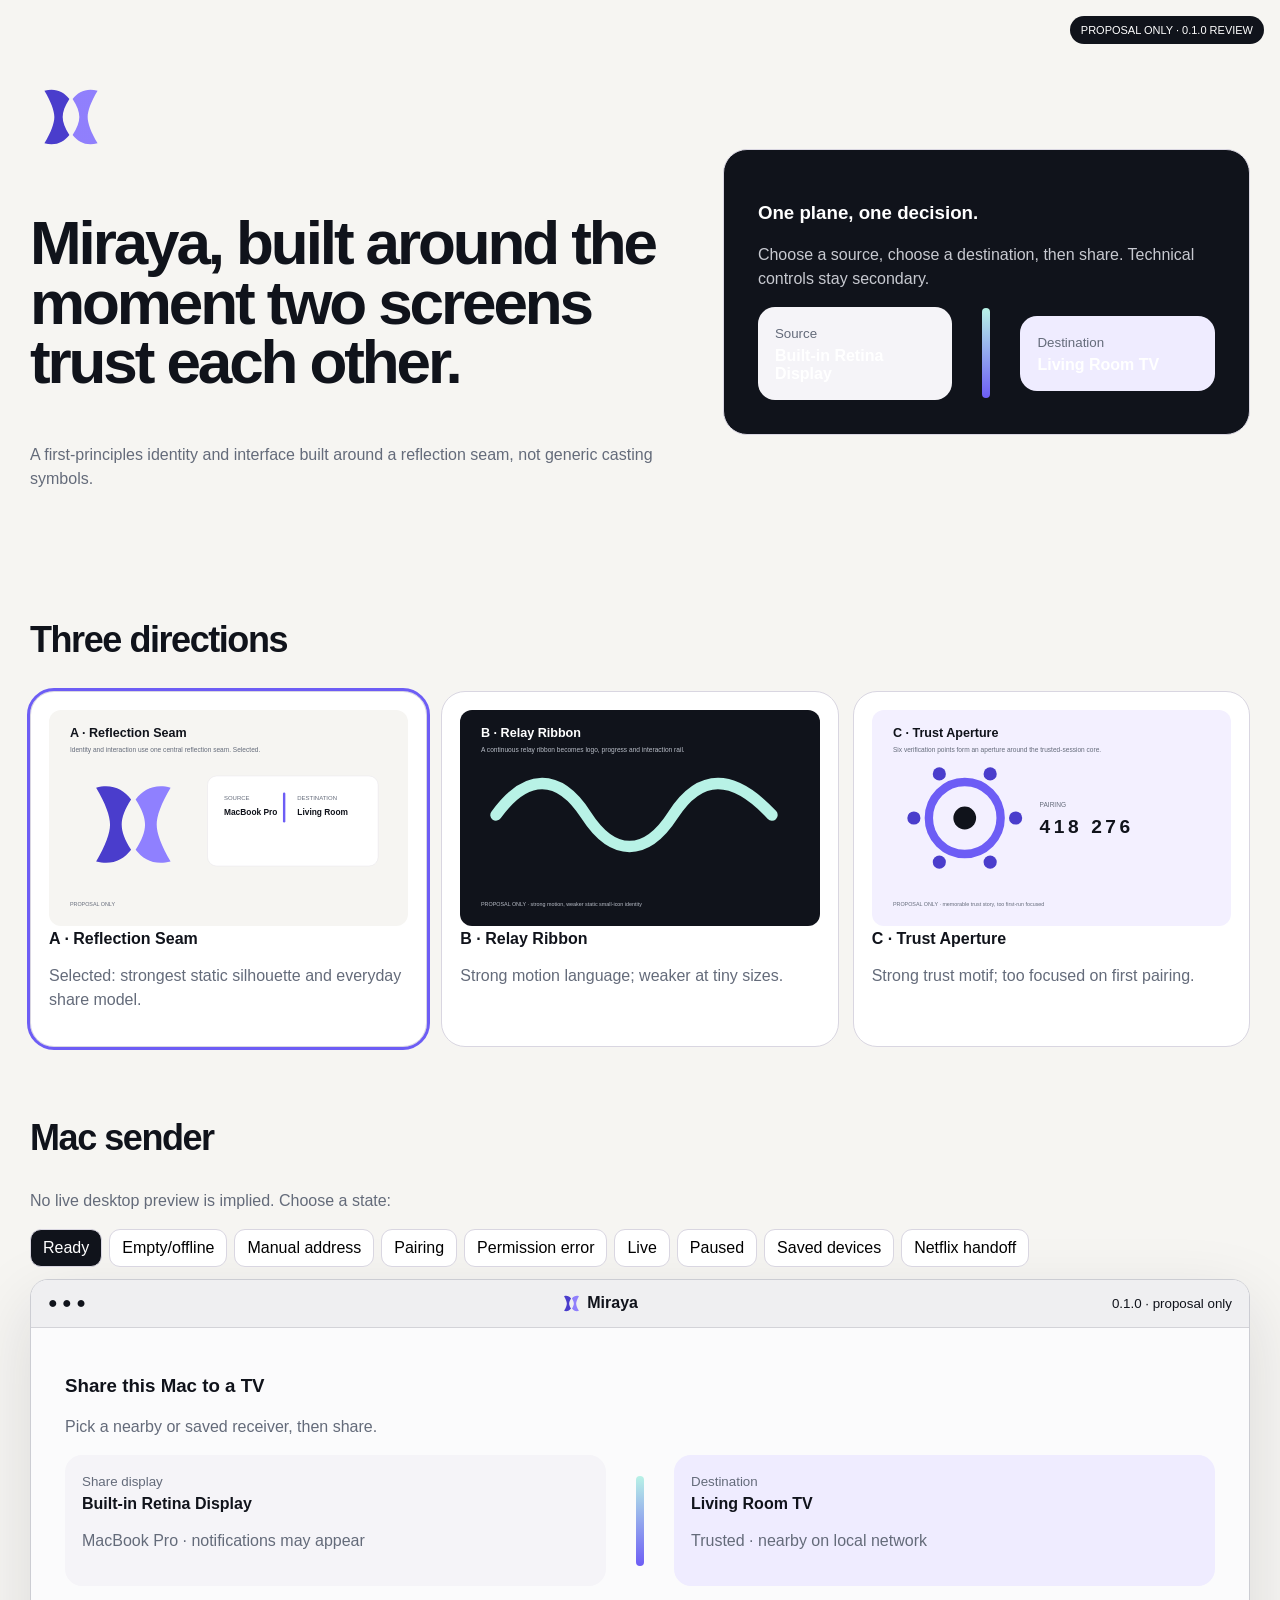
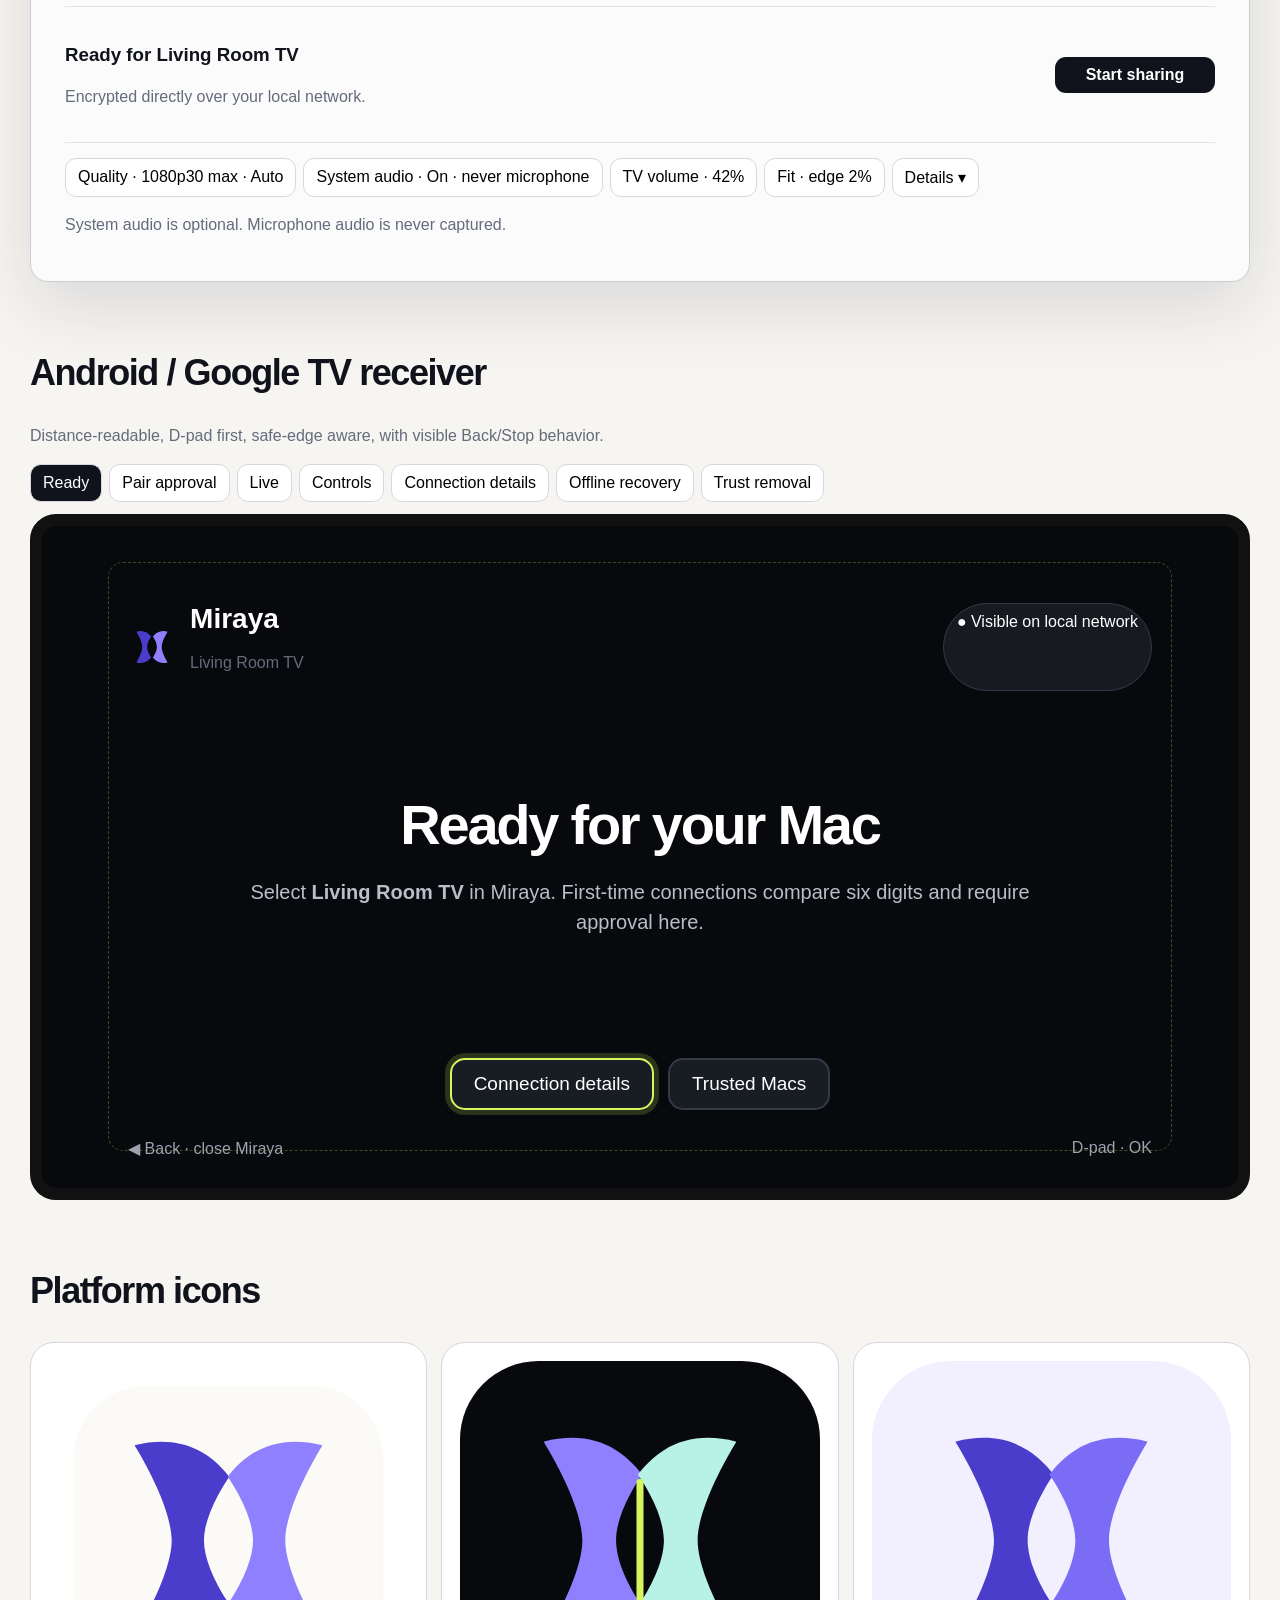
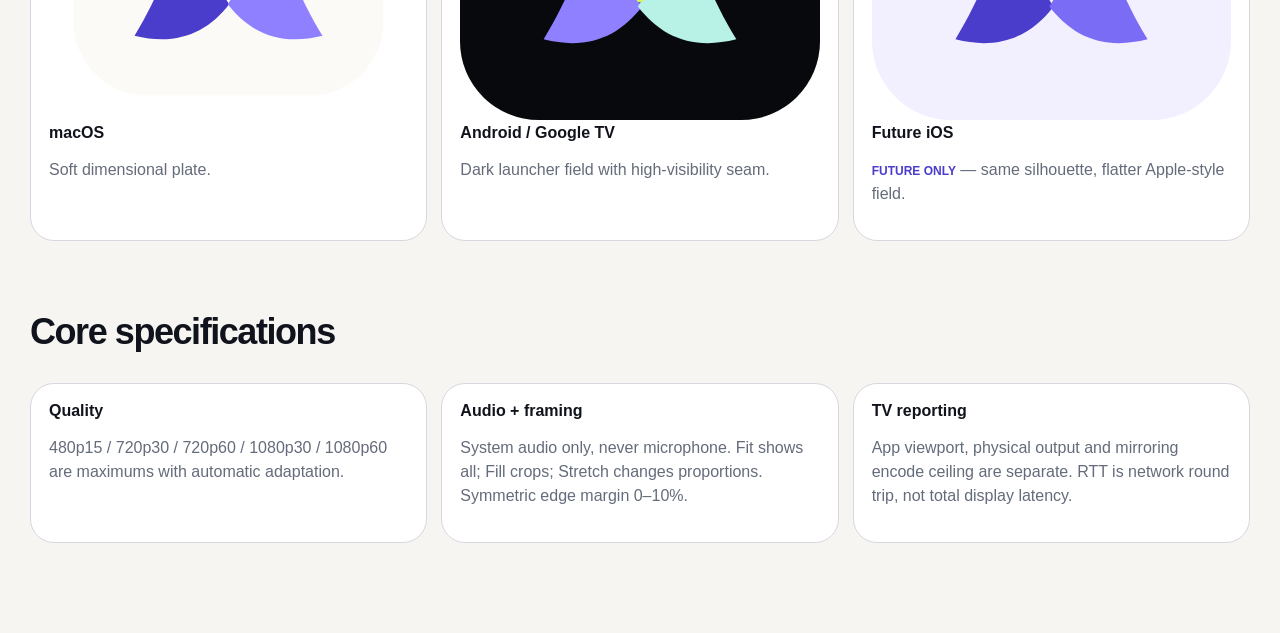
<file: Creative Design/2026-10-28-first-principles/index.html>
<!doctype html><html lang="en"><head><meta charset="utf-8"><meta name="viewport" content="width=device-width,initial-scale=1"><title>Miraya design review — proposal only</title><style>:root{--i:#10131B;--p:#F6F5F2;--s:#646B7A;--l:#D9D6E1;--v:#6D5DF5;--m:#B8F2E6;--f:#D6F65E;--e:#FF7A6B;--tv:#08090D}*{box-sizing:border-box}body{margin:0;background:var(--p);color:var(--i);font-family:-apple-system,BlinkMacSystemFont,"Segoe UI",Arial,sans-serif}.wrap{max-width:1380px;margin:auto;padding:34px 30px 90px}.badge{position:fixed;right:16px;top:16px;background:var(--i);color:#fff;border-radius:999px;padding:8px 11px;font-size:11px;z-index:9}h1{font-size:62px;line-height:.96;letter-spacing:-.05em}h2{font-size:36px;letter-spacing:-.04em;margin-top:70px}p{color:var(--s);line-height:1.5}.hero{display:grid;grid-template-columns:1fr .8fr;gap:34px;align-items:center;padding:42px 0}.hero img{width:82px}.panel,.card{background:#fff;border:1px solid var(--l);border-radius:24px;padding:18px}.hero .panel{background:var(--i);color:#fff;padding:34px}.hero .panel p{color:#c7c9d0}.route{display:grid;grid-template-columns:1fr 44px 1fr;gap:12px;align-items:center}.end{background:#f5f4f8;border-radius:17px;padding:17px}.end.target{background:#efecff}.end small{color:var(--s)}.end b{display:block;margin-top:5px}.seam{width:8px;height:90px;background:linear-gradient(var(--m),var(--v));border-radius:9px;justify-self:center}.dirs,.icons,.specs{display:grid;grid-template-columns:repeat(3,1fr);gap:14px}.card img{width:100%;border-radius:12px}.card.sel{outline:3px solid var(--v)}.states{display:flex;gap:7px;overflow:auto;margin:12px 0}.states button,.btn{font:inherit;border:1px solid var(--l);background:#fff;border-radius:11px;padding:9px 12px;white-space:nowrap}.states .on{background:var(--i);color:#fff}.win{border:1px solid #cccdd3;border-radius:18px;overflow:hidden;background:#fbfbfc;box-shadow:0 24px 70px #18152a20}.bar{height:48px;background:#efeff1;border-bottom:1px solid #d3d3d8;padding:0 17px;display:flex;align-items:center;justify-content:space-between}.bar img{width:23px;vertical-align:middle}.body{padding:28px 34px}.primary{display:flex;justify-content:space-between;gap:18px;align-items:center;border-top:1px solid #e3e2e6;margin-top:20px;padding-top:18px}.primarybtn{background:var(--i);color:#fff;border:0;min-width:160px;font-weight:700}.danger{background:#ae403a;color:#fff;border:0}.controls{border-top:1px solid #e3e2e6;margin-top:17px;padding-top:15px;display:flex;gap:7px;flex-wrap:wrap}.details,.alert{margin-top:16px;border:1px solid var(--l);border-radius:17px;padding:16px;background:#fff}.alert{background:#fff3eb}.row{display:flex;justify-content:space-between;gap:20px;padding:9px 0;border-bottom:1px solid #ecebf0}.row:last-child{border:0}.tv{position:relative;aspect-ratio:16/9;background:var(--tv);color:#fff;border:12px solid #111;border-radius:26px;overflow:hidden}.safe{position:absolute;inset:5.5%;border:1px dashed #d6f65e45;border-radius:15px}.tvbody{position:absolute;inset:0;padding:6.5% 7.2%;display:flex;flex-direction:column}.top{display:flex;justify-content:space-between}.brand{display:flex;gap:14px;align-items:center}.brand img{width:48px}.status{background:#171b21;border:1px solid #343a46;border-radius:999px;padding:9px 13px}.tvmain{flex:1;display:grid;place-items:center;text-align:center}.tvmain h3{font-size:56px;letter-spacing:-.04em;margin:0 0 12px}.tvmain p{font-size:20px;color:#b9bec8;max-width:800px}.digits{font-size:94px;font-weight:750;letter-spacing:.17em}.digits span{color:var(--f)}.tvacts{display:flex;gap:14px;justify-content:center}.tvbtn{font:inherit;color:#fff;background:#181c23;border:2px solid #343a46;border-radius:15px;padding:13px 22px;font-size:19px}.focus{border-color:var(--f);box-shadow:0 0 0 5px #d6f65e2c}.hint{position:absolute;left:7.2%;right:7.2%;bottom:4.5%;display:flex;justify-content:space-between;color:#9da2af}.live{position:absolute;inset:0;background:linear-gradient(135deg,#2b3142,#58617c,#252a36);display:grid;place-items:center;color:#ffffff35}.hud{position:absolute;left:6%;right:6%;bottom:7%;background:#08090de8;border:1px solid #343944;border-radius:20px;padding:16px;display:flex;gap:10px;align-items:center}.hud .grow{flex:1}.pill{background:#1d212b;border-radius:999px;padding:8px 11px;color:#cfd2da}.future{font-size:12px;font-weight:700;color:#4A3DCC;text-transform:uppercase}@media(max-width:850px){.hero,.dirs,.icons,.specs{grid-template-columns:1fr}h1{font-size:46px}.route{grid-template-columns:1fr}.seam{height:7px;width:92px}.primary{flex-direction:column;align-items:stretch}.digits{font-size:58px}.tvmain h3{font-size:38px}.hint{font-size:11px}}</style></head><body><div class="badge">PROPOSAL ONLY · 0.1.0 REVIEW</div><main class="wrap"><section class="hero"><div><img src="assets/logo-mark.svg"><h1>Miraya, built around the moment two screens trust each other.</h1><p>A first-principles identity and interface built around a reflection seam, not generic casting symbols.</p></div><div class="panel"><h3>One plane, one decision.</h3><p>Choose a source, choose a destination, then share. Technical controls stay secondary.</p><div class="route"><div class="end"><small>Source</small><b>Built-in Retina Display</b></div><div class="seam"></div><div class="end target"><small>Destination</small><b>Living Room TV</b></div></div></div></section><h2>Three directions</h2><div class="dirs"><div class="card sel"><img src="directions/direction-a-reflection-seam.svg"><b>A · Reflection Seam</b><p>Selected: strongest static silhouette and everyday share model.</p></div><div class="card"><img src="directions/direction-b-relay-ribbon.svg"><b>B · Relay Ribbon</b><p>Strong motion language; weaker at tiny sizes.</p></div><div class="card"><img src="directions/direction-c-trust-aperture.svg"><b>C · Trust Aperture</b><p>Strong trust motif; too focused on first pairing.</p></div></div><h2>Mac sender</h2><p>No live desktop preview is implied. Choose a state:</p><div class="states" id="ms"><button class="on" data-s="ready">Ready</button><button data-s="empty">Empty/offline</button><button data-s="manual">Manual address</button><button data-s="pair">Pairing</button><button data-s="permission">Permission error</button><button data-s="live">Live</button><button data-s="paused">Paused</button><button data-s="devices">Saved devices</button><button data-s="netflix">Netflix handoff</button></div><div id="mac"></div><h2>Android / Google TV receiver</h2><p>Distance-readable, D-pad first, safe-edge aware, with visible Back/Stop behavior.</p><div class="states" id="ts"><button class="on" data-s="ready">Ready</button><button data-s="pair">Pair approval</button><button data-s="live">Live</button><button data-s="controls">Controls</button><button data-s="details">Connection details</button><button data-s="offline">Offline recovery</button><button data-s="trust">Trust removal</button></div><div id="tvout"></div><h2>Platform icons</h2><div class="icons"><div class="card"><img src="assets/icon-master-macos.svg"><b>macOS</b><p>Soft dimensional plate.</p></div><div class="card"><img src="assets/icon-master-android-tv.svg"><b>Android / Google TV</b><p>Dark launcher field with high-visibility seam.</p></div><div class="card"><img src="assets/icon-master-ios-future.svg"><b>Future iOS</b><p><span class="future">Future only</span> — same silhouette, flatter Apple-style field.</p></div></div><h2>Core specifications</h2><div class="specs"><div class="card"><b>Quality</b><p>480p15 / 720p30 / 720p60 / 1080p30 / 1080p60 are maximums with automatic adaptation.</p></div><div class="card"><b>Audio + framing</b><p>System audio only, never microphone. Fit shows all; Fill crops; Stretch changes proportions. Symmetric edge margin 0–10%.</p></div><div class="card"><b>TV reporting</b><p>App viewport, physical output and mirroring encode ceiling are separate. RTT is network round trip, not total display latency.</p></div></div></main><script>const controls='<div class="controls"><button class="btn">Quality · 1080p30 max · Auto</button><button class="btn">System audio · On · never microphone</button><button class="btn">TV volume · 42%</button><button class="btn">Fit · edge 2%</button><button class="btn">Details ▾</button></div>';function route(name='Living Room TV',off=false){return '<div class="route"><div class="end"><small>Share display</small><b>Built-in Retina Display</b><p>MacBook Pro · notifications may appear</p></div><div class="seam" style="'+(off?'background:#d8d8de':'')+'"></div><div class="end target"><small>Destination</small><b>'+name+'</b><p>'+(off?'Saved · currently offline':'Trusted · nearby on local network')+'</p></div></div>'}function frame(x){return '<div class="win"><div class="bar"><span>● ● ●</span><b><img src="assets/logo-mark.svg"> Miraya</b><small>0.1.0 · proposal only</small></div><div class="body">'+x+'</div></div>'}const M={ready:()=>frame('<h3>Share this Mac to a TV</h3><p>Pick a nearby or saved receiver, then share.</p>'+route()+'<div class="primary"><div><h3>Ready for Living Room TV</h3><p>Encrypted directly over your local network.</p></div><button class="btn primarybtn">Start sharing</button></div>'+controls+'<p>System audio is optional. Microphone audio is never captured.</p>'),empty:()=>frame('<h3>No TV is available right now</h3><p>Open Miraya on the TV or wait for a saved receiver to return.</p>'+route('Bedroom TV',true)+'<div class="primary"><div><h3>Waiting for a receiver</h3><p>Manual address is secondary recovery.</p></div><button disabled class="btn primarybtn" style="opacity:.35">Start sharing</button></div>'),manual:()=>frame('<h3>Connect by address</h3><p>Use when local discovery is blocked.</p>'+route('Manual receiver',true)+'<div class="details"><div class="row"><span>TV address</span><b>192.168.1.44</b></div><div class="row"><span>Port</span><b>7421</b></div><button class="btn primarybtn">Connect</button><p>Manual address does not bypass first-pair approval.</p></div>'),pair:()=>frame('<h3>Compare these six digits</h3><p>They must match on this Mac and Living Room TV, then be approved with the TV remote.</p><div class="details" style="text-align:center"><div style="font-size:52px;font-weight:750;letter-spacing:.16em">418 276</div><p>First pairing only · waiting for explicit TV approval</p></div>'),permission:()=>frame('<div class="alert"><b>Screen recording permission is required</b><p>Miraya cannot start until macOS allows screen capture. Local Network permission may also be needed for discovery.</p><button class="btn">Open Settings…</button></div>'+route()+'<div class="primary"><div><h3>Sharing is blocked by macOS</h3><p>Saved trust remains intact.</p></div><button disabled class="btn primarybtn" style="opacity:.35">Start sharing</button></div>'),live:()=>frame('<h3>● Sharing to Living Room TV</h3><p>Built-in Retina Display · encrypted LAN</p>'+route()+'<div class="primary"><div><h3>1080p30 maximum · adapting automatically</h3><p>Actual dimensions/frame rate may reduce with conditions.</p></div><div><button class="btn">Pause</button> <button class="btn danger">Stop</button></div></div>'+controls+'<div class="details"><div class="row"><span>App viewport</span><b>1920 × 1080</b></div><div class="row"><span>Physical output mode</span><b>3840 × 2160 @ 60 Hz</b></div><div class="row"><span>Network round trip</span><b>8 ms · illustrative</b></div></div>'),paused:()=>frame('<h3>Sharing paused</h3><p>TV remains connected; screen and system audio are not being sent.</p>'+route()+'<div class="primary"><div><h3>Resume when ready</h3><p>Paused is distinct from offline or failed.</p></div><button class="btn primarybtn">Resume</button></div>'+controls),devices:()=>frame('<h3>Saved TVs</h3><p>Trust is removed per receiver.</p><div class="details"><div class="row"><span><b>Living Room TV</b><br>Trusted · seen today</span><button class="btn">Remove trust…</button></div><div class="row"><span><b>Bedroom TV</b><br>Trusted · offline</span><button class="btn">Remove trust…</button></div></div>'),netflix:()=>frame('<span class="future">Proposed future surface</span><h3>Open Netflix on Living Room TV</h3><p>Mirroring ends, the installed native TV app opens, and the remote handles profile/title selection.</p>'+route()+'<div class="details"><div class="row"><span>1</span><b>Mirroring ends</b></div><div class="row"><span>2</span><b>Native Netflix TV app opens</b></div><div class="row"><span>3</span><b>Remote handles profile/title</b></div><p>No DRM mirroring or browser session/account transfer.</p></div><button class="btn primarybtn">Stop & open Netflix</button>')};function setM(s){mac.innerHTML=M[s]();document.querySelectorAll('#ms button').forEach(b=>b.classList.toggle('on',b.dataset.s===s))}function topbar(s){return '<div class="top"><div class="brand"><img src="assets/logo-mark.svg"><div><b style="font-size:28px">Miraya</b><p>Living Room TV</p></div></div><div class="status">'+s+'</div></div>'}function tvframe(x){return '<div class="tv"><div class="safe"></div>'+x+'</div>'}const T={ready:()=>tvframe('<div class="tvbody">'+topbar('● Visible on local network')+'<div class="tvmain"><div><h3>Ready for your Mac</h3><p>Select <b>Living Room TV</b> in Miraya. First-time connections compare six digits and require approval here.</p></div></div><div class="tvacts"><button class="tvbtn focus">Connection details</button><button class="tvbtn">Trusted Macs</button></div></div><div class="hint"><span>◀ Back · close Miraya</span><span>D-pad · OK</span></div>'),pair:()=>tvframe('<div class="tvbody">'+topbar('Pairing request')+'<div class="tvmain"><div><p>MacBook Pro wants to share</p><div class="digits">418 <span>276</span></div><p>Confirm these digits match the Mac. If you did not start this, decline.</p></div></div><div class="tvacts"><button class="tvbtn focus">Decline</button><button class="tvbtn">Allow this Mac</button></div></div><div class="hint"><span>◀ Back · decline</span><span>Safer action focused first</span></div>'),live:()=>tvframe('<div class="live">ILLUSTRATIVE MIRRORED CONTENT</div><div class="hud"><b>Sharing from MacBook Pro</b><span class="pill">System audio on</span><span class="pill">Fit · edge 2%</span><span class="grow"></span><b>Back = Stop</b></div>'),controls:()=>tvframe('<div class="live">ILLUSTRATIVE MIRRORED CONTENT</div><div class="hud"><b>Live controls</b><span class="pill">Volume 42%</span><span class="pill">Fit</span><span class="pill">2% edge</span><span class="grow"></span><button class="tvbtn focus">Pause</button><button class="tvbtn">Stop</button></div><div class="hint"><span>◀ Back · hide controls</span><span>Explicit Stop remains visible</span></div>'),details:()=>tvframe('<div class="tvbody">'+topbar('Connection details')+'<div class="tvmain"><div><h3 style="font-size:42px">A 4K TV does not make the mirrored stream 4K.</h3><p>Viewport, physical output and encode ceiling are separate.</p><div class="details" style="background:#11141b;border-color:#343944;color:#fff;text-align:left"><div class="row"><span>App viewport</span><b>1920 × 1080</b></div><div class="row"><span>Physical output</span><b>3840 × 2160 @ 60 Hz</b></div><div class="row"><span>Sharing encode</span><b>Up to 1080p60 max</b></div><div class="row"><span>Network round trip</span><b>8 ms · illustrative</b></div></div></div></div></div><div class="hint"><span>◀ Back · close details</span><span>Technical details secondary</span></div>'),offline:()=>tvframe('<div class="tvbody">'+topbar('Network unavailable')+'<div class="tvmain"><div><h3>Miraya can’t see the local network</h3><p>Reconnect Wi‑Fi/Ethernet and retry. Saved trust is not removed by a temporary failure.</p></div></div><div class="tvacts"><button class="tvbtn focus">Retry</button><button class="tvbtn">Connection details</button></div></div><div class="hint"><span>◀ Back · exit</span><span>Recovery stays explicit</span></div>'),trust:()=>tvframe('<div class="tvbody">'+topbar('Trusted Macs')+'<div class="tvmain"><div style="width:80%;text-align:left"><h3 style="font-size:46px">Trusted Macs</h3><div class="details" style="background:#151922;border-color:#313743;color:#fff"><div class="row"><span><b>MacBook Pro</b><br>Last connected today</span><button class="tvbtn focus">Remove trust</button></div></div><p>Next connection requires a new six-digit comparison and approval.</p></div></div></div><div class="hint"><span>◀ Back · return</span><span>One relationship at a time</span></div>')};function setT(s){tvout.innerHTML=T[s]();document.querySelectorAll('#ts button').forEach(b=>b.classList.toggle('on',b.dataset.s===s))}document.querySelectorAll('#ms button').forEach(b=>b.onclick=()=>setM(b.dataset.s));document.querySelectorAll('#ts button').forEach(b=>b.onclick=()=>setT(b.dataset.s));setM('ready');setT('ready');</script></body></html>
</file>
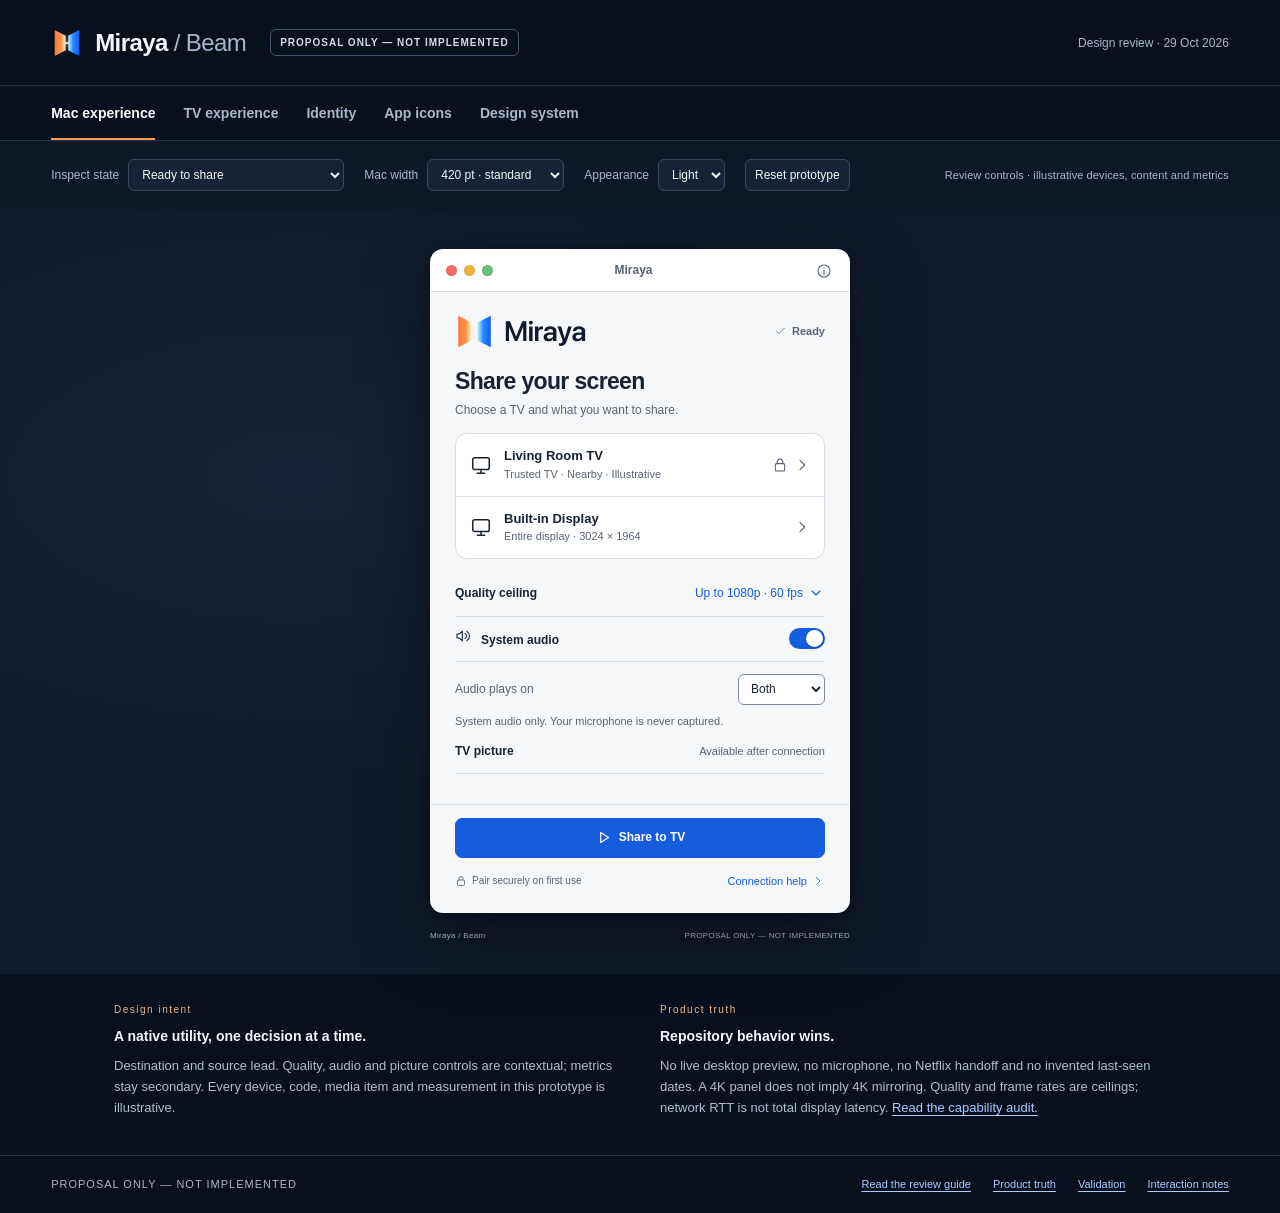
<file: Creative Design/2026-10-29-beam-redesign/index.html>
<!doctype html>
<!-- PROPOSAL ONLY — NOT IMPLEMENTED -->
<html lang="en"><head><meta charset="utf-8"><meta name="viewport" content="width=device-width,initial-scale=1"><meta name="description" content="Miraya Beam design review. PROPOSAL ONLY — NOT IMPLEMENTED."><title>Miraya / Beam — Design proposal</title><link rel="icon" href="assets/logos/beam-micro.svg" type="image/svg+xml"><link rel="stylesheet" href="styles.css"></head>
<body>
<a class="skip" href="#prototype">Skip to prototype</a>
<header class="review-header"><a class="review-brand" href="?view=mac&state=ready"><img src="assets/logos/beam-mark.svg" width="32" height="32" alt="Miraya Beam"><span>Miraya <span class="review-slash">/ Beam</span></span></a><span class="proposal">PROPOSAL ONLY — NOT IMPLEMENTED</span><span class="review-date">Design review · 29 Oct 2026</span></header>
<nav class="review-nav" aria-label="Design review sections"><button data-view="mac">Mac experience</button><button data-view="tv">TV experience</button><button data-view="brand">Identity</button><button data-view="icons">App icons</button><button data-view="system">Design system</button></nav>
<section class="review-tools" aria-label="Prototype controls — not part of Miraya"><label id="state-label">Inspect state <select id="state-picker" aria-label="Inspect prototype state"></select></label><label id="width-label">Mac width <select id="width-picker"><option value="420">420 pt · standard</option><option value="340">340 pt · compact</option><option value="540">540 pt · expanded</option></select></label><label id="theme-label">Appearance <select id="theme-picker"><option value="light">Light</option><option value="dark">Dark</option></select></label><button class="quiet" id="reset">Reset prototype</button><button class="quiet" id="advance" hidden>Advance simulation</button><span class="tool-note">Review controls · illustrative devices, content and metrics</span></section>
<main id="prototype" tabindex="-1"></main>
<section id="state-notes" class="review-notes" aria-label="Interaction and product notes"></section>
<footer class="review-footer"><span>PROPOSAL ONLY — NOT IMPLEMENTED</span><a href="README.md">Read the review guide</a><a href="FUNCTIONAL-AUDIT.md">Product truth</a><a href="VALIDATION.md">Validation</a><a href="INTERACTIONS.md">Interaction notes</a></footer>
<div id="announcement" class="sr-only" role="status" aria-live="polite"></div>
<script src="prototype.js"></script>
</body></html>
</file>
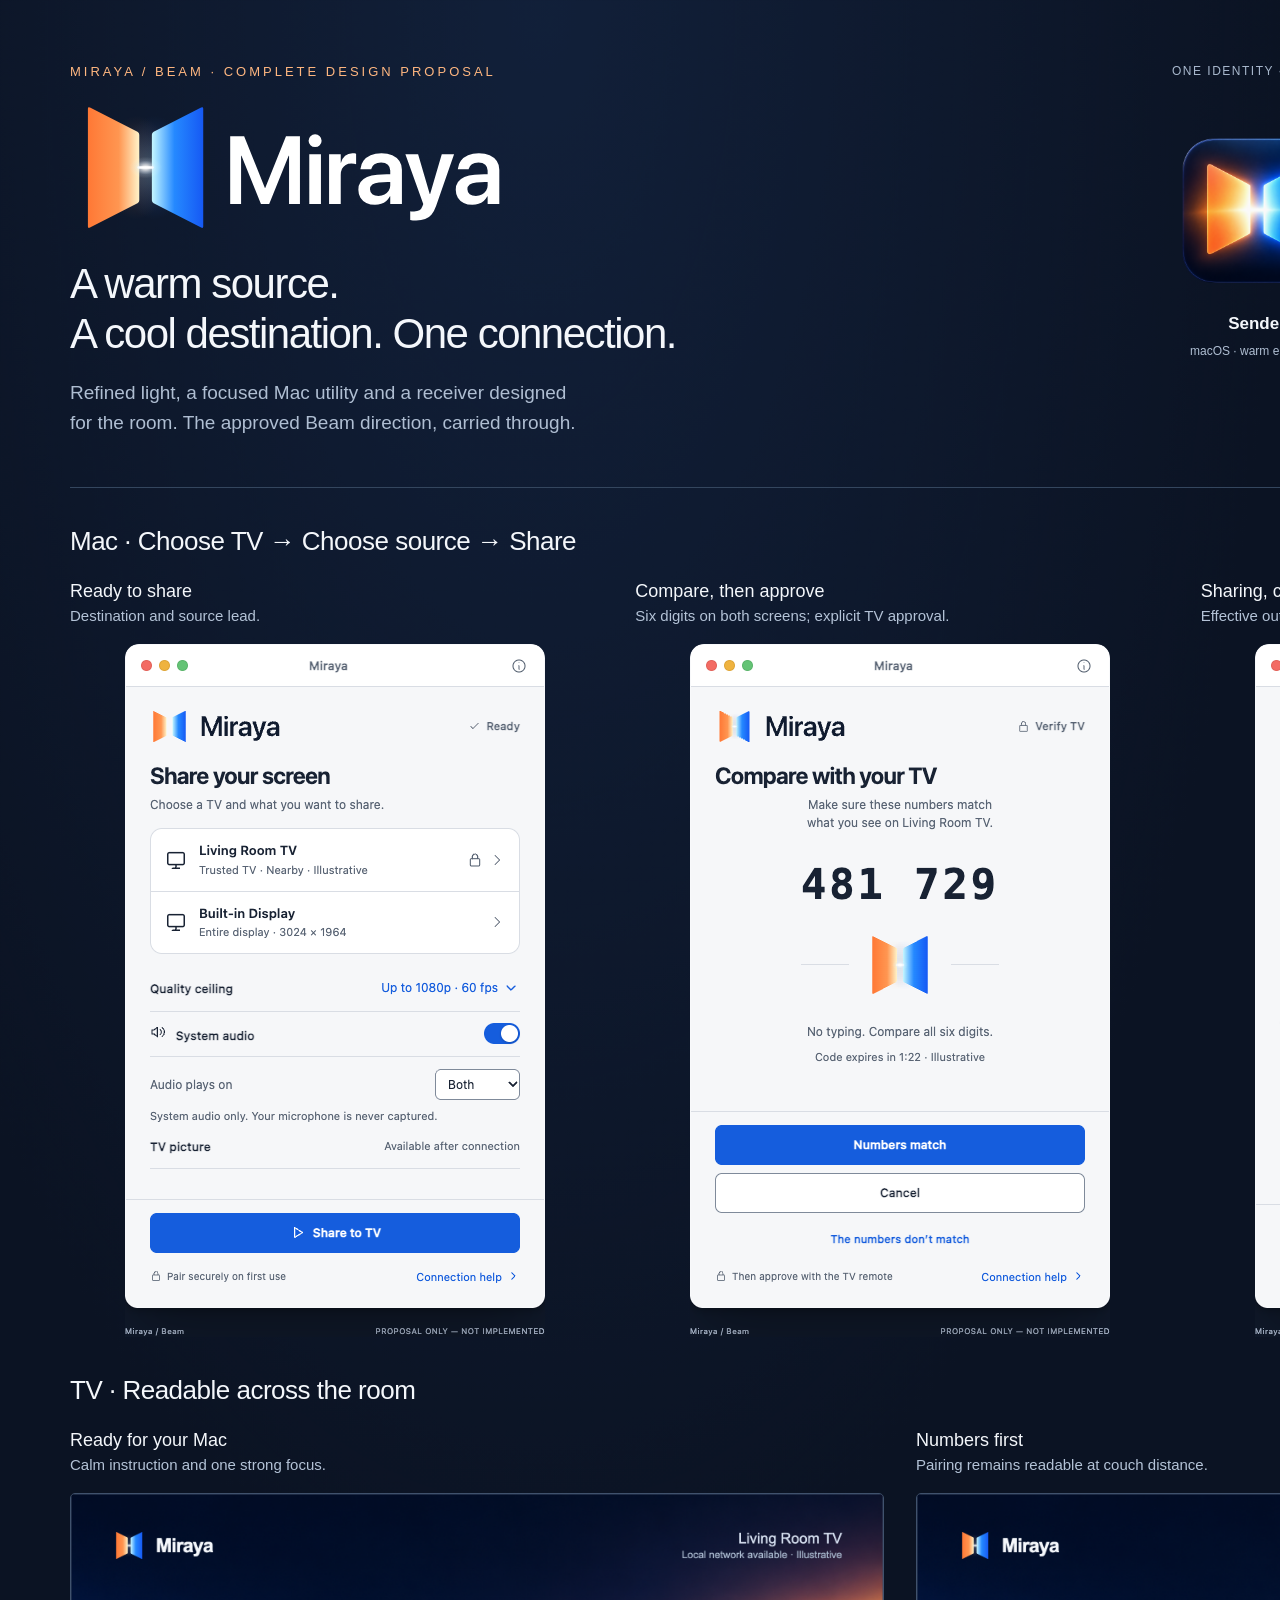
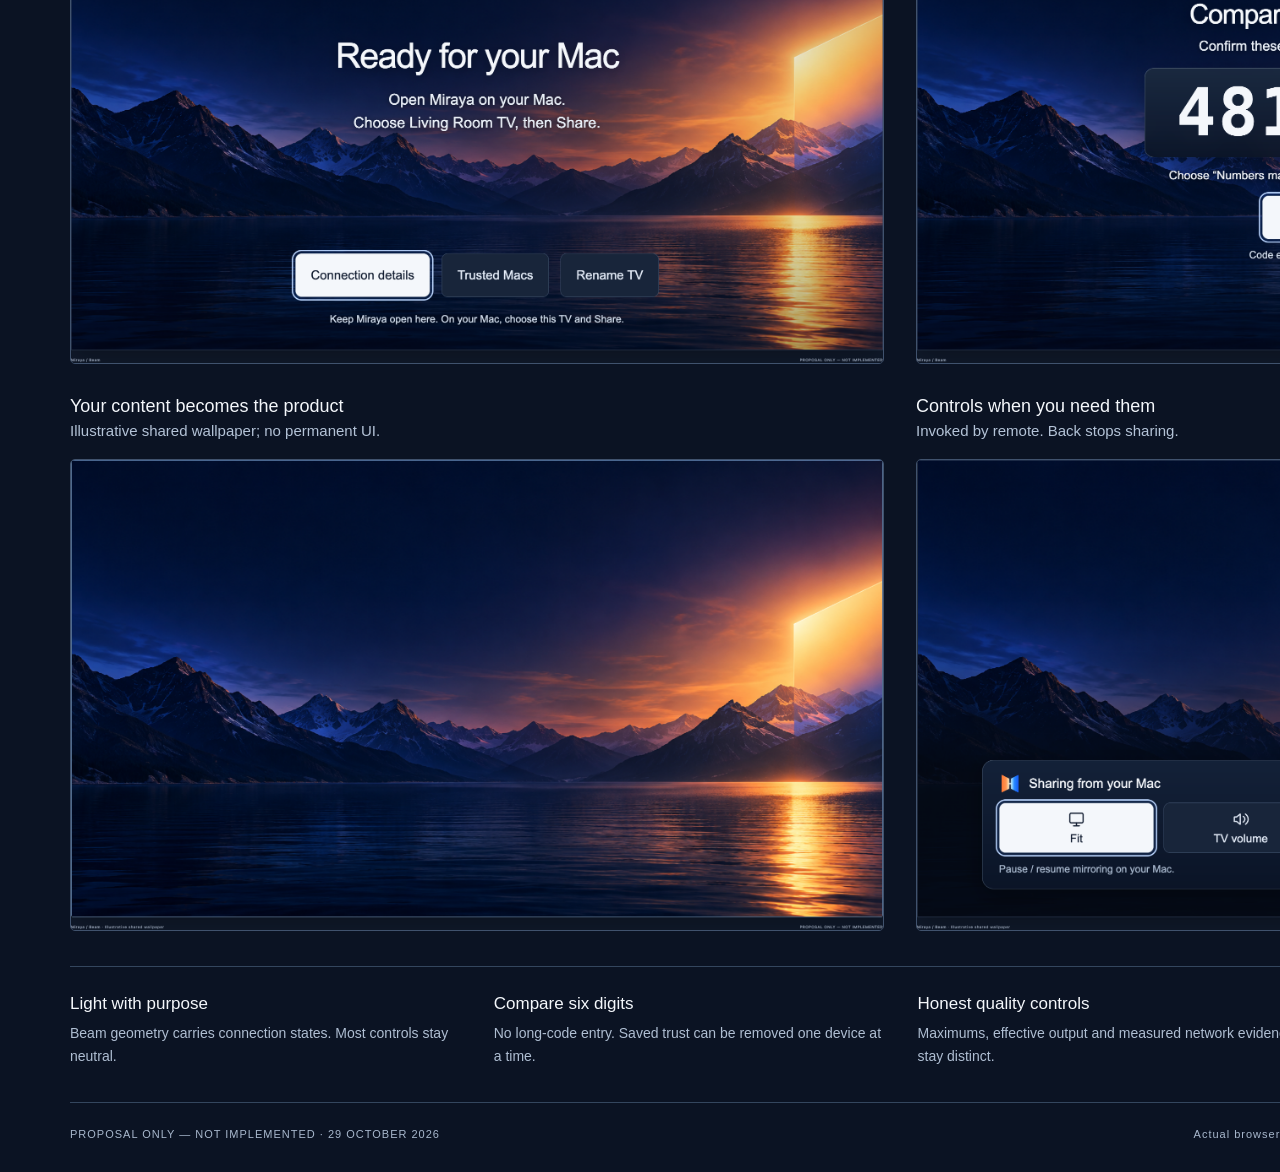
<file: Creative Design/2026-10-29-beam-redesign/review-overview.html>
<!doctype html>
<!-- PROPOSAL ONLY — NOT IMPLEMENTED -->
<html lang="en"><head><meta charset="utf-8"><meta name="viewport" content="width=device-width,initial-scale=1"><title>Miraya Beam / Review overview — PROPOSAL ONLY — NOT IMPLEMENTED</title><style>
*{box-sizing:border-box}body{margin:0;background:#080F1D;color:#F4F7FB;font-family:-apple-system,BlinkMacSystemFont,Arial,sans-serif}.overview{width:1800px;padding:64px 70px 32px;background:radial-gradient(ellipse at 30% 0,#172B4D88,transparent 42%),#0B1323}header{display:flex;justify-content:space-between;align-items:flex-start;border-bottom:1px solid #34465E;padding-bottom:48px}.identity{max-width:760px}.eyebrow{font-size:13px;letter-spacing:3px;color:#FFB780;text-transform:uppercase}.lockup{width:480px;height:136px;object-fit:contain;object-position:left;margin:22px 0 18px}h1{font-size:42px;font-weight:500;letter-spacing:-1.5px;line-height:1.2;margin:0 0 18px}p{color:#AFBED2;font-size:19px;line-height:1.6;margin:0}.roles{display:flex;gap:24px;text-align:center;padding-top:30px}.role{width:170px}.role img{width:170px;height:170px}.role strong{display:block;margin:14px 0 7px;font-size:17px;font-weight:550}.role span{font-size:12px;color:#AFBED2}.section-head{display:flex;align-items:baseline;justify-content:space-between;margin:38px 0 24px}h2{font-size:26px;letter-spacing:-.5px;font-weight:500;margin:0}.section-head p{font-size:15px}.mac-grid{display:grid;grid-template-columns:repeat(3,1fr);gap:36px}.screen{margin:0}.screen figcaption{margin:0 0 20px;color:#B4C3D7;font-size:15px}.screen figcaption b{color:#F4F7FB;font-size:18px;font-weight:500;display:block;margin-bottom:5px}.mac-grid .screen img{display:block;width:420px;margin:0 auto;border-radius:14px 14px 0 0}.tv-grid{display:grid;grid-template-columns:repeat(2,1fr);gap:32px}.tv-grid .screen img{width:100%;display:block;border:1px solid #40526D;border-radius:5px}.principles{border-top:1px solid #34465E;margin-top:35px;padding-top:27px;display:grid;grid-template-columns:repeat(4,1fr);gap:35px}.principles b{display:block;font-size:17px;font-weight:500;margin-bottom:8px}.principles p{font-size:14px}.footer{display:flex;justify-content:space-between;gap:20px;color:#A8B8CD;font-size:11px;letter-spacing:1px;margin-top:35px;border-top:1px solid #34465E;padding-top:25px}a{color:#AACBFF}.meta{font-size:12px;color:#A8B8CD;text-transform:uppercase;letter-spacing:1.5px;margin-bottom:18px}
</style></head><body><main class="overview">
<header><div class="identity"><div class="eyebrow">Miraya / Beam · Complete design proposal</div><img class="lockup" src="assets/logos/logo-horizontal-white.svg" alt="Miraya Beam outlined logo"><h1>A warm source.<br>A cool destination. One connection.</h1><p>Refined light, a focused Mac utility and a receiver designed<br>for the room. The approved Beam direction, carried through.</p></div><div><div class="meta">One identity · Distinct endpoint roles</div><div class="roles"><div class="role"><img src="assets/icons/macos/icon-1024.png" alt="Sender macOS icon"><strong>Sender</strong><span>macOS · warm emphasis</span></div><div class="role"><img src="assets/icons/android-tv/icon-1024.png" alt="Receiver Android TV icon"><strong>Receiver</strong><span>Android / Google TV · cool emphasis</span></div><div class="role"><img src="assets/icons/ios-future/icon-1024.png" alt="Future proposed iOS sender icon"><strong>Future iOS</strong><span>PROPOSED / FUTURE</span></div></div></div></header>
<div class="section-head"><h2>Mac · Choose TV → Choose source → Share</h2><p>Native proportions. Contextual options. Pinned actions.</p></div>
<div class="mac-grid"><figure class="screen"><figcaption><b>Ready to share</b>Destination and source lead.</figcaption><img src="previews/mac-ready.png" alt="Actual rendered Mac ready prototype"></figure><figure class="screen"><figcaption><b>Compare, then approve</b>Six digits on both screens; explicit TV approval.</figcaption><img src="previews/mac-pairing.png" alt="Actual rendered Mac pairing prototype"></figure><figure class="screen"><figcaption><b>Sharing, clearly</b>Effective output, Pause and unmistakable Stop.</figcaption><img src="previews/mac-live.png" alt="Actual rendered Mac live prototype"></figure></div>
<div class="section-head"><h2>TV · Readable across the room</h2><p>16:9 · 5% safe area · Remote focus · Minimal live chrome</p></div>
<div class="tv-grid"><figure class="screen"><figcaption><b>Ready for your Mac</b>Calm instruction and one strong focus.</figcaption><img src="previews/tv-ready.png" alt="Actual rendered TV ready prototype"></figure><figure class="screen"><figcaption><b>Numbers first</b>Pairing remains readable at couch distance.</figcaption><img src="previews/tv-pairing.png" alt="Actual rendered TV pairing prototype"></figure><figure class="screen"><figcaption><b>Your content becomes the product</b>Illustrative shared wallpaper; no permanent UI.</figcaption><img src="previews/tv-live.png" alt="Actual rendered TV live prototype with illustrative content"></figure><figure class="screen"><figcaption><b>Controls when you need them</b>Invoked by remote. Back stops sharing.</figcaption><img src="previews/tv-controls.png" alt="Actual rendered TV controls prototype"></figure></div>
<div class="principles"><div><b>Light with purpose</b><p>Beam geometry carries connection states. Most controls stay neutral.</p></div><div><b>Compare six digits</b><p>No long-code entry. Saved trust can be removed one device at a time.</p></div><div><b>Honest quality controls</b><p>Maximums, effective output and measured network evidence stay distinct.</p></div><div><b>System audio only</b><p>Mac, TV or both. Your microphone is never captured.</p></div></div>
<div class="footer"><span>PROPOSAL ONLY — NOT IMPLEMENTED · 29 OCTOBER 2026</span><span>Actual browser renders · Illustrative content / metrics · Open index.html to inspect all states</span></div>
</main></body></html>
</file>
<file: Creative Design/2026-10-29-beam-redesign/styles.css>
/* PROPOSAL ONLY — NOT IMPLEMENTED. All product colors come from semantic tokens. */
:root{--navy:#0B1323;--ink:#101B2F;--amber:#FF9651;--blue:#3478F6;--seam:#FFFFFF;--mac-bg:#F6F7F9;--mac-surface:#FFFFFF;--mac-text:#182233;--mac-secondary:#596474;--mac-line:#D9DDE4;--action:#155DDD;--danger:#BE2C3C;--success:#237348;--warning:#8D4D00;--focus:#155DDD;--tv-secondary:#A8B8CD;--tv-surface:#172237;--tv-line:#34465E;--r-sm:7px;--r-md:12px;--r-lg:18px;font-family:-apple-system,BlinkMacSystemFont,"Segoe UI",Arial,sans-serif;color-scheme:dark}
*{box-sizing:border-box}body{margin:0;background:#080F1D;color:#F4F7FB;font-size:14px}button,input,select{font:inherit}button{cursor:pointer}button:disabled{cursor:default}button,select,input,a{touch-action:manipulation}button:focus-visible,a:focus-visible,input:focus-visible,select:focus-visible,summary:focus-visible{outline:3px solid var(--focus);outline-offset:3px}button:disabled{opacity:.5}a{color:#AACBFF;text-underline-offset:3px}h1,h2,h3,p{margin:0}button{border:0}button svg{pointer-events:none}.skip{position:fixed;left:12px;top:-100px;z-index:9999;padding:12px;background:#FFF;color:#101B2F}.skip:focus{top:12px}.sr-only{position:absolute;width:1px;height:1px;overflow:hidden;clip-path:inset(50%);white-space:nowrap}
.review-header{min-height:86px;display:flex;align-items:center;gap:24px;padding:20px 4vw;border-bottom:1px solid #253047}.review-brand{display:flex;align-items:center;gap:12px;text-decoration:none;color:#F4F7FB;font-size:24px;font-weight:600;letter-spacing:-.6px}.review-slash{color:#A6B5CC;font-weight:400}.proposal{border:1px solid #44536C;border-radius:6px;color:#D1DCEF;letter-spacing:1px;font-size:10px;font-weight:650;padding:7px 9px}.review-date{margin-left:auto;color:#A9B7CD;font-size:12px}.review-nav{display:flex;gap:28px;padding:0 4vw;border-bottom:1px solid #253047;overflow:auto}.review-nav button{background:transparent;color:#A9B7CD;white-space:nowrap;padding:19px 0 17px;border-bottom:2px solid transparent;font-weight:550}.review-nav button[aria-current="page"]{color:#FFF;border-color:var(--amber)}.review-tools{display:flex;align-items:center;flex-wrap:wrap;gap:20px;padding:18px 4vw;background:#0D1728;color:#A9B7CD;font-size:12px}.review-tools label{display:flex;align-items:center;gap:9px}.review-tools select,.review-tools .quiet{border:1px solid #3A4963;background:#162236;color:#F4F7FB;border-radius:6px;min-height:32px;padding:4px 9px}.tool-note{margin-left:auto;font-size:11px;letter-spacing:.1px}.review-tools [hidden]{display:none!important}
#prototype{min-height:650px;padding:40px 24px 32px;display:flex;justify-content:center;align-items:flex-start;background:radial-gradient(ellipse at 23% 35%,#20304A55,transparent 48%),#101A2C;outline:0}.review-notes{max-width:1100px;margin:0 auto;padding:28px 24px 36px;display:grid;grid-template-columns:1fr 1fr;gap:40px;color:#ADBDD2;font-size:13px;line-height:1.65}.review-notes h2{color:#F4F7FB;font-size:14px;margin-bottom:7px;font-weight:600}.review-notes .eyebrow{display:block;color:#F4B785;font-size:10px;letter-spacing:1.5px;margin-bottom:6px}.review-footer{border-top:1px solid #253047;padding:22px 4vw;display:flex;flex-wrap:wrap;gap:22px;font-size:11px;color:#A9B7CD}.review-footer span{margin-right:auto;letter-spacing:1px}.ui-icon{display:inline-block;width:22px;height:22px;flex:none;background:currentColor;mask-image:var(--icon);mask-position:center;mask-repeat:no-repeat;mask-size:contain;-webkit-mask-image:var(--icon);-webkit-mask-position:center;-webkit-mask-repeat:no-repeat;-webkit-mask-size:contain}.ui-icon.sm{width:16px;height:16px}.ui-icon.lg{width:28px;height:28px}
.mac-window{width:var(--mac-width,420px);max-width:100%;height:646px;display:flex;flex-direction:column;position:relative;border-radius:13px;border:1px solid #FFFFFF40;box-shadow:0 26px 70px #0006,0 2px 8px #0004;background:var(--mac-bg);color:var(--mac-text);color-scheme:light;overflow:hidden;font-size:13px;line-height:1.45;--focus:#155DDD}
.mac-window.dark{--mac-bg:#17202E;--mac-surface:#202C3D;--mac-text:#F4F7FB;--mac-secondary:#B4C0D1;--mac-line:#455165;--action:#82B1FF;--danger:#FF9CA5;--success:#86D5A7;--warning:#FFBD75;--focus:#9AC3FF;color-scheme:dark}.mac-window button,.mac-window select,.mac-window input{color:var(--mac-text)}.mac-titlebar{height:42px;flex:none;display:flex;align-items:center;padding:0 15px;gap:7px;background:var(--mac-surface);border-bottom:1px solid var(--mac-line)}.traffic{display:inline-flex;gap:7px}.traffic i{width:11px;height:11px;border-radius:50%;display:block;background:#EFB33F;border:1px solid #0001}.traffic i:first-child{background:#F36B63}.traffic i:last-child{background:#64C375}.window-caption{margin:auto;font-size:12px;font-weight:550;color:var(--mac-secondary);transform:translateX(-18px)}.titlebar-help{width:24px;height:24px;background:transparent;display:grid;place-items:center;border-radius:5px;color:var(--mac-secondary)!important}.mac-body{padding:24px 24px 14px;overflow-y:auto;flex:1;min-height:0;scrollbar-width:thin}.mac-heading{display:flex;align-items:center;gap:10px;margin-bottom:23px}.brand-mark{width:39px;height:39px;flex:none}.mac-wordmark{width:83px;height:35px;object-fit:contain}.mac-heading .status{margin-left:auto;max-width:45%;justify-content:flex-end;text-align:right}.status{display:flex;align-items:center;gap:5px;color:var(--success);font-size:11px;font-weight:550;line-height:1.3}.status .ui-icon{width:13px;height:13px}.status.idle{color:var(--mac-secondary)}.status.warn{color:var(--warning)}.status.error{color:var(--danger)}.mac-body h1{font-size:23px;line-height:1.17;letter-spacing:-.65px;font-weight:650;margin-bottom:6px}.lede{font-size:12px;color:var(--mac-secondary);line-height:1.5;margin-bottom:20px}.field-group{border:1px solid var(--mac-line);background:var(--mac-surface);border-radius:var(--r-md);overflow:hidden;margin:16px 0}.field-row{display:flex;align-items:center;gap:12px;min-height:67px;width:100%;padding:12px 14px;background:transparent;text-align:left}.field-row+.field-row{border-top:1px solid var(--mac-line)}.field-icon{color:var(--mac-secondary);display:flex;align-items:center}.field-copy{flex:1;min-width:0}.field-copy strong{display:block;font-size:13px;font-weight:600;line-height:1.35;overflow-wrap:anywhere}.field-copy small{font-size:11px;color:var(--mac-secondary);display:block;margin-top:2px}.field-row .row-end{display:flex;align-items:center;color:var(--mac-secondary);gap:6px}.field-row:disabled{opacity:.7}.plain-row{display:flex;align-items:center;gap:12px;min-height:45px;border-bottom:1px solid var(--mac-line);padding:10px 0}.plain-row .label{flex:1;font-size:12px;font-weight:550}.text-action{background:transparent;display:flex;align-items:center;gap:5px;font-size:12px;color:var(--action)!important;padding:4px 1px;line-height:1.4;text-align:left}.field-row:hover,.device-option:hover{background:#155DDD06}.switch{width:36px;height:21px;border-radius:11px;background:#8A94A2;position:relative;padding:0;flex:none}.switch[aria-checked="true"]{background:#155DDD}.switch::after{content:"";width:17px;height:17px;position:absolute;top:2px;left:2px;border-radius:50%;background:#FFF;box-shadow:0 1px 3px #0004;transition:transform .15s}.switch[aria-checked="true"]::after{transform:translateX(15px)}.hint{font-size:11px;color:var(--mac-secondary);line-height:1.5;margin-top:8px}.hint .ui-icon{vertical-align:-3px;margin-right:3px}.audio-route{display:flex;align-items:center;gap:10px;margin:12px 0 4px;font-size:12px}.audio-route label{color:var(--mac-secondary);flex:1}.mac-window select,.mac-window input:not([type="range"]){min-height:31px;background:var(--mac-surface);border:1px solid var(--mac-line);border-radius:6px;padding:5px 8px;max-width:100%;font-size:12px}.mac-window select{cursor:pointer}.mac-window input[type="range"]{accent-color:#155DDD;max-width:100%;min-width:0}.volume-row{display:flex;align-items:center;gap:10px;margin:12px 0;font-size:12px;color:var(--mac-secondary)}.volume-row input{flex:1;min-width:0;width:60px}.volume-row output{width:36px;text-align:right;font-variant-numeric:tabular-nums}.neutral-note{padding:10px 12px;border-left:2px solid var(--mac-line);color:var(--mac-secondary);font-size:11px;line-height:1.55;margin:15px 0}.signature-note{border-color:#3478F6}.mac-footer{padding:13px 24px 19px;flex:none;border-top:1px solid var(--mac-line);background:var(--mac-bg)}.button{display:inline-flex;align-items:center;justify-content:center;gap:7px;min-height:35px;border:1px solid var(--mac-line);border-radius:7px;padding:7px 13px;background:var(--mac-surface);font-size:12px;font-weight:550;text-decoration:none;color:var(--mac-text)}.button.primary{background:#155DDD;color:#FFF;border-color:#155DDD}.button.destructive{background:#BE2C3C;color:#FFF;border-color:#BE2C3C}.button.destructive-outline{background:transparent;color:var(--danger);border-color:var(--danger)}.button.full{width:100%;min-height:40px}.button .ui-icon{width:17px;height:17px}.footer-actions{display:flex;gap:10px}.footer-actions>*{flex:1;min-width:0}.footer-meta{display:flex;justify-content:space-between;align-items:center;gap:8px;margin-top:12px;color:var(--mac-secondary);font-size:10px}.privacy-note{display:flex;align-items:center;gap:5px}.footer-meta .ui-icon{width:12px;height:12px}.footer-meta .text-action{font-size:11px}.sample-tag{display:inline-flex;align-items:center;border:1px solid #50617A;color:#BFCDE0;border-radius:4px;font-size:10px;padding:2px 5px;font-weight:500;letter-spacing:.3px}.mac-window .sample-tag{color:var(--mac-secondary);border-color:var(--mac-line)}.delivered{display:flex;justify-content:space-between;gap:12px;border-top:1px solid var(--mac-line);padding:14px 0 2px;margin-top:14px;font-size:12px}.delivered strong{display:block;font-size:15px;letter-spacing:-.3px}.delivered small{font-size:10px;color:var(--mac-secondary)}.mac-digits{font-size:42px;line-height:1.4;letter-spacing:3px;font-weight:600;font-variant-numeric:tabular-nums;font-family:ui-monospace,SFMono-Regular,Menlo,monospace;margin:24px 0 14px;white-space:nowrap;text-align:center}.pairing-visual{display:flex;justify-content:center;align-items:center;gap:15px;margin:12px 0 22px}.pairing-visual img{width:72px;height:72px}.pairing-visual::before,.pairing-visual::after{content:"";width:48px;height:1px;background:var(--mac-line)}.pair-caption{text-align:center;font-size:12px;color:var(--mac-secondary);line-height:1.5}.secondary-link{display:block;margin:12px auto 0;font-size:11px;text-align:center;color:var(--action)!important;background:transparent;padding:5px}.pair-status{padding:13px 0;display:flex;gap:9px;align-items:center;font-size:12px;color:var(--mac-secondary)}.spinner{width:14px;height:14px;border:2px solid var(--mac-line);border-top-color:var(--action);border-radius:50%;animation:spin 1s linear infinite;display:inline-block;flex:none}@keyframes spin{to{transform:rotate(360deg)}}.state-symbol{width:58px;height:58px;border:1px solid var(--mac-line);border-radius:13px;display:grid;place-items:center;margin-bottom:24px;background:var(--mac-surface);color:var(--mac-secondary)}.state-symbol.error{color:var(--danger)}.state-symbol img{width:39px;height:39px}.list-instructions{padding-left:17px;margin:18px 0;color:var(--mac-secondary);font-size:12px;line-height:1.8}.error-detail{font-size:11px;color:var(--mac-secondary);margin-top:18px}.error-detail summary{cursor:pointer;padding:5px 0}.error-detail p{margin-top:7px}.elapsed{margin-left:auto;font-variant-numeric:tabular-nums}.milestones{list-style:none;padding:0;margin:20px 0;font-size:12px;color:var(--mac-secondary)}.milestones li{display:flex;align-items:center;gap:9px;padding:8px 0}.milestones li.current{color:var(--mac-text);font-weight:550}.milestones .done{color:var(--success)}.mock-chart{height:50px;display:flex;align-items:flex-end;gap:3px;margin:12px 0}.mock-chart i{flex:1;min-width:1px;background:#4B82D6;border-radius:2px 2px 0 0}.metric-table{width:100%;border-collapse:collapse;font-size:12px}.metric-table th,.metric-table td{border-bottom:1px solid var(--mac-line);padding:10px 0;text-align:left;vertical-align:top}.metric-table th{font-weight:450;color:var(--mac-secondary)}.metric-table td{text-align:right;font-variant-numeric:tabular-nums;padding-left:15px}.metric-section{font-size:11px;text-transform:uppercase;letter-spacing:1px;color:var(--mac-secondary);margin:21px 0 4px}.connection-label{display:flex;align-items:center;justify-content:space-between;margin-bottom:15px}.connection-label h1{margin:0}.form-field{display:flex;flex-direction:column;gap:7px;margin:14px 0;font-size:12px}.inline-error{font-size:11px;color:var(--danger);margin-top:4px}.device-list{margin:12px 0}.device-option{display:flex;align-items:center;gap:11px;border:1px solid var(--mac-line);background:var(--mac-surface);border-radius:8px;width:100%;text-align:left;padding:13px 12px;margin-bottom:8px;min-height:62px}.device-option strong{font-size:13px}.device-option small{display:block;color:var(--mac-secondary);font-size:11px;margin-top:3px}.device-option .device-name{flex:1}.device-option .remove{color:var(--danger);background:transparent;padding:6px;font-size:11px}.sheet-backdrop{position:absolute;inset:42px 0 0;background:#17233830;display:flex;align-items:flex-start;justify-content:center;padding:14px;z-index:10;overflow:auto}.sheet{background:var(--mac-bg);border:1px solid var(--mac-line);border-radius:12px;padding:21px;width:100%;box-shadow:0 16px 40px #0003}.sheet h2{font-size:18px;letter-spacing:-.3px;margin-bottom:6px}.sheet .sheet-top{display:flex;align-items:center;justify-content:space-between;gap:10px}.icon-button{background:transparent;display:inline-flex;padding:5px;border-radius:5px}.sheet p{font-size:12px;color:var(--mac-secondary);line-height:1.6}.sheet .footer-actions{margin-top:20px}.sheet label{font-size:12px}.sheet .section-divider{margin:18px 0;border:0;border-top:1px solid var(--mac-line)}.quality-select{width:100%;margin:10px 0}.picture-choices{display:grid;grid-template-columns:repeat(3,1fr);gap:8px;margin:14px 0}.picture-choice{background:var(--mac-surface);border:1px solid var(--mac-line);border-radius:8px;padding:6px 3px;color:var(--mac-text);font-size:11px}.picture-choice[aria-pressed="true"]{border:2px solid var(--action);padding:5px 2px}.picture-choice img{display:block;width:100%;height:54px}.source-subtitle{font-size:10px;color:var(--mac-secondary);letter-spacing:.6px;text-transform:uppercase;margin:15px 0 8px}.sheet-grid{display:grid;grid-template-columns:1fr 1fr;gap:8px}.sheet-grid .button{min-height:48px}.state-art{display:flex;align-items:center;justify-content:center;margin:18px 0}.state-art img{width:70px;height:70px}.pairing .mac-heading{margin-bottom:30px}.pairing h1{text-align:center}.media-seek{width:100%;margin:20px 0 5px}.media-timing{display:flex;justify-content:space-between;font-size:11px;color:var(--mac-secondary);font-variant-numeric:tabular-nums}.media-controls{display:grid;grid-template-columns:1fr 1fr;gap:8px}.media-controls label{font-size:11px}.media-controls select{width:100%;margin-top:5px}.media-file{font-size:13px;font-weight:600;margin:16px 0}.naked-link{font-size:12px;background:transparent;color:var(--action)!important;padding:5px 0}.future-label{display:block;color:var(--mac-secondary);font-size:10px;line-height:1.4;margin-top:4px}
.tv-wrap{width:min(1280px,100%);container-type:inline-size}.tv-frame{aspect-ratio:16/9;width:100%;position:relative;background:#0B1323;color:#F4F7FB;overflow:hidden;border:1px solid #3A4963;box-shadow:0 20px 70px #0005;--focus:#BCD6FF;font-family:Roboto,"Noto Sans",Arial,sans-serif}.tv-content{position:absolute;inset:0}.tv-safe{position:absolute;inset:5%}.tv-header{display:flex;align-items:center;gap:1.2cqw;height:7cqw}.tv-brand{display:flex;align-items:center;gap:1.2cqw;font-size:2.4cqw;font-weight:550;letter-spacing:-.04em}.tv-brand img{width:4.2cqw;height:4.2cqw}.tv-room{margin-left:auto;text-align:right;font-size:1.8cqw;color:#D5DFEF}.tv-room small{font-size:1.25cqw;color:#A8B8CD;display:block;margin-top:.3cqw}.tv-state-main{margin-top:7cqw;max-width:73cqw}.tv-state-main h1{font-size:4.7cqw;font-weight:500;line-height:1.15;letter-spacing:-.04em;margin:0 0 1.5cqw}.tv-state-main p{font-size:1.85cqw;color:#A8B8CD;line-height:1.55;max-width:58cqw}.tv-beam-small{width:7.5cqw;height:7.5cqw;position:absolute;right:2cqw;top:19cqw;opacity:.95}.tv-edge-light{position:absolute;inset:0;pointer-events:none;background:radial-gradient(ellipse at -10% 60%,#FF96510B,transparent 50%),radial-gradient(ellipse at 110% 30%,#3478F612,transparent 50%)}.tv-footer{position:absolute;left:0;bottom:0;right:0}.tv-actions{display:flex;gap:1.4cqw;flex-wrap:wrap}.tv-button{background:#18253A;color:#E4ECF8;border:1px solid #40526D;border-radius:.8cqw;min-height:5.4cqw;padding:1.2cqw 1.9cqw;font-size:1.55cqw;font-weight:500;display:inline-flex;align-items:center;justify-content:center;gap:1cqw;line-height:1.2;transition:background .12s,box-shadow .12s}.tv-button .ui-icon{width:2.2cqw;height:2.2cqw}.tv-button.focused,.tv-button:focus-visible{background:#F4F7FB;color:#101B2F;outline:3px solid #BDD7FF;outline-offset:5px;box-shadow:0 0 0 8px #3478F61F}.tv-button.danger{background:#A92536;border-color:#E98A94;color:#FFF}.tv-button.danger.focused{background:#FFF;color:#A02031;outline-color:#FFA4AC}.tv-button:disabled{background:#18253A;color:#A5B4C8;opacity:.7}.tv-caption{font-size:1.25cqw;color:#A8B8CD;line-height:1.5;margin-top:1.8cqw}.tv-pair{text-align:center;max-width:100%;margin-top:3cqw}.tv-pair h1{font-size:3.35cqw;letter-spacing:-.03em}.tv-pair p{font-size:1.7cqw;max-width:none}.tv-digits{font-family:ui-monospace,SFMono-Regular,Menlo,monospace;font-size:8.1cqw;font-weight:600;line-height:1.2;letter-spacing:.035em;font-variant-numeric:tabular-nums;white-space:nowrap;margin:2.4cqw 0 1.6cqw}.tv-pair .tv-actions{justify-content:center;margin-top:2cqw}.tv-pair .tv-button{min-width:15cqw}.tv-pair .mini-beam{width:4.6cqw;height:4.6cqw;display:block;margin:0 auto 1.1cqw}.tv-note-box{border-left:2px solid #5B7193;padding:1cqw 1.5cqw;margin-top:2cqw;font-size:1.5cqw;color:#BCCAE0;line-height:1.55;max-width:68cqw}.tv-live-content{position:absolute;inset:0;background:#101724}.tv-live-content img{width:100%;height:100%;object-fit:contain}.tv-live-content.fill img{object-fit:cover}.tv-live-content.stretch img{object-fit:fill}.tv-live-content.inset{margin:var(--inset,0%);background:#101724}.tv-control-dim{position:absolute;inset:40% 0 0;background:linear-gradient(transparent,#050A14DD 55%);pointer-events:none}.tv-overlay{position:absolute;bottom:6%;left:8%;right:8%;padding:2cqw 2.3cqw;border-radius:1.4cqw;background:#101B2FF2;border:1px solid #526680;box-shadow:0 12px 35px #0006}.tv-overlay-heading{display:flex;align-items:center;gap:1cqw;font-size:1.6cqw;margin-bottom:1.4cqw}.tv-overlay-heading img{width:2.7cqw;height:2.7cqw}.tv-overlay-heading span:last-child{margin-left:auto;color:#BAC8DD;font-size:1.25cqw}.tv-overlay .tv-actions{display:grid;grid-template-columns:repeat(5,1fr);gap:1.2cqw}.tv-overlay .tv-button{min-width:0;min-height:5.5cqw;padding:.9cqw .6cqw;font-size:1.25cqw;flex-direction:column;gap:.45cqw}.tv-overlay .tv-caption{display:flex;justify-content:space-between;font-size:1.1cqw;margin-top:1.4cqw;gap:1cqw}.tv-paused-badge{position:absolute;left:6%;top:8%;display:flex;align-items:center;gap:1.2cqw;background:#0B1323EB;padding:1.1cqw 1.5cqw;border:1px solid #40526D;border-radius:.8cqw;font-size:1.9cqw}.tv-paused-badge img{width:3cqw;height:3cqw}.tv-panel{position:absolute;right:0;top:0;height:100%;width:50%;background:#111C2FFB;border-left:1px solid #465974;padding:4cqw 4cqw;display:flex;flex-direction:column;overflow:auto}.tv-panel h1{font-size:2.8cqw;line-height:1.15;letter-spacing:-.03em;margin-bottom:.9cqw}.tv-panel p{font-size:1.5cqw;color:#A8B8CD;line-height:1.5}.tv-panel .tv-button{width:100%;text-align:left;justify-content:flex-start;min-height:5cqw;margin-top:1.3cqw;font-size:1.55cqw}.tv-panel .tv-actions{margin-top:auto}.tv-panel .tv-caption{font-size:1.2cqw}.tv-property{font-size:1.45cqw;padding:1.3cqw 0;border-bottom:1px solid #34465E;display:flex;justify-content:space-between;gap:1.5cqw;line-height:1.45}.tv-property span{color:#A8B8CD}.tv-property strong{font-weight:450;text-align:right}.tv-picture-choice{display:flex;align-items:center;gap:1cqw}.tv-picture-choice img{width:8cqw;height:5cqw}.tv-margin{margin:2cqw 0}.tv-margin label{display:flex;justify-content:space-between;font-size:1.8cqw;margin-bottom:1.2cqw}.tv-margin input{width:100%;accent-color:#AECFFF;height:2.5cqw}.tv-modal{position:absolute;inset:0;background:#050B17C9;display:flex;align-items:center;justify-content:center;padding:5cqw}.tv-modal-card{width:62cqw;background:#172237;border:1px solid #526680;border-radius:1.3cqw;padding:3.5cqw}.tv-modal-card h1{font-size:3.1cqw;line-height:1.2;letter-spacing:-.03em;margin-bottom:1.4cqw}.tv-modal-card p{font-size:1.8cqw;line-height:1.55;color:#C4D0E1;margin-bottom:2.2cqw}.tv-modal-card .tv-actions{justify-content:flex-end}.tv-pair .expiry{font-size:1.3cqw;margin-top:1.1cqw;color:#B5C5DD}.tv-replay{margin-top:2.2cqw}.tv-label{position:absolute;left:5%;bottom:3%;color:#B8C7DC;font-size:.9cqw;letter-spacing:.08em;pointer-events:none}.tv-offline .tv-beam-small{opacity:.4}
.board{width:min(1120px,100%);color:#E5ECF8}.board .board-eyebrow{font-size:11px;letter-spacing:2px;color:#EFB07B;text-transform:uppercase;margin-bottom:14px}.board h1{font-size:clamp(30px,4vw,52px);font-weight:550;letter-spacing:-2px;line-height:1.1}.board .board-lede{font-size:16px;line-height:1.6;color:#AFBED2;max-width:740px;margin-top:17px}.brand-hero{display:flex;justify-content:space-between;align-items:center;padding:40px 0 60px;gap:35px}.brand-hero .hero-logo{width:min(52%,510px);max-height:180px}.brand-hero .hero-copy{max-width:360px;font-size:17px;color:#AEBDD1;line-height:1.65}.brand-hero .hero-copy b{color:#F4F7FB;font-weight:500}.board-grid{display:grid;grid-template-columns:repeat(2,minmax(0,1fr));gap:18px;margin:20px 0 35px}.board-tile{border:1px solid #34445F;border-radius:12px;padding:28px;background:#111C2F;min-width:0}.board-tile.light{background:#F6F7F9;color:#101B2F}.board-tile h2{font-size:16px;font-weight:550;margin-bottom:13px;letter-spacing:-.2px}.board-tile p{font-size:13px;line-height:1.6;color:#AEBED4}.board-tile.light p{color:#596474}.logo-sample{height:130px;width:90%;object-fit:contain;margin:20px 5%}.board-section{border-top:1px solid #34445F;padding-top:28px;margin-top:35px}.board-section h2{font-size:22px;font-weight:500;letter-spacing:-.5px;margin-bottom:15px}.swatches{display:grid;grid-template-columns:repeat(5,1fr);gap:12px;margin:28px 0}.swatch .color{height:72px;border:1px solid #FFFFFF2B;border-radius:7px;margin-bottom:12px}.swatch strong{display:block;font-size:13px;font-weight:550}.swatch small{display:block;font-size:11px;color:#B0BDD0;margin-top:4px;font-family:ui-monospace,monospace}.beam-states{display:grid;grid-template-columns:repeat(4,1fr);gap:12px}.beam-state{text-align:center;padding:20px 8px;border:1px solid #34445F;border-radius:9px}.beam-state img{height:72px;width:72px;display:block;margin:0 auto 12px}.beam-state strong{display:block;font-size:12px;font-weight:500}.beam-state small{color:#AEBED4;font-size:11px;display:block;margin-top:6px;line-height:1.5}.icon-platforms{display:grid;grid-template-columns:repeat(3,1fr);gap:18px;margin:35px 0}.icon-platform{background:#101A2C;border:1px solid #34445F;border-radius:12px;padding:25px;text-align:center}.icon-platform img{width:100%;max-width:260px;aspect-ratio:1;object-fit:contain}.icon-platform.ios img{border-radius:23%}.icon-platform h2{font-size:17px;letter-spacing:-.3px;font-weight:500;margin:18px 0 7px}.icon-platform p{font-size:12px;color:#AEBED4;line-height:1.5}.size-ribbon{display:flex;align-items:flex-end;flex-wrap:wrap;gap:28px;margin:28px 0}.size-ribbon figure{margin:0;text-align:center}.size-ribbon figcaption{font-size:11px;color:#AEBED4;margin-top:9px}.size-ribbon img{display:block;image-rendering:auto;max-width:none}.micro-row{display:flex;align-items:center;gap:24px;padding:24px;border:1px solid #34445F;background:#0B1323;border-radius:9px}.micro-row.light{background:#F6F7F9;color:#101B2F}.micro-row .micro-meta{margin-left:auto;font-size:12px;line-height:1.6;color:#B4C2D5}.micro-row.light .micro-meta{color:#596474}.small-icon-stage{width:1180px;max-width:none}.small-icon-stage h1{font-size:34px}.size-test-row{display:flex;align-items:flex-start;gap:30px;padding:22px 0;border-bottom:1px solid #34445F}.size-test-row .size-meta{width:110px;flex:none;font-size:18px;color:#C7D5E8}.size-test-row .size-meta small{display:block;font-size:11px;margin-top:8px;line-height:1.5;color:#A8B8CD}.size-test-row img{max-width:none;display:block}.tokens-table{width:100%;border-collapse:collapse;font-size:13px;line-height:1.5}.tokens-table th,.tokens-table td{padding:12px 8px 12px 0;text-align:left;border-bottom:1px solid #34445F;vertical-align:top}.tokens-table th{color:#B3C1D5;font-weight:500}.tokens-table code{color:#D4E5FF;font-size:12px}.system-icons{display:grid;grid-template-columns:repeat(8,1fr);gap:12px}.system-icons>div{display:flex;flex-direction:column;align-items:center;gap:10px;border:1px solid #34445F;border-radius:8px;padding:18px 6px;font-size:10px;color:#BDCBDF}.system-icons .ui-icon{width:24px;height:24px}.study-image{width:100%;display:block;border-radius:9px;margin-top:14px}.download-list{display:flex;flex-wrap:wrap;gap:16px;margin-top:18px;font-size:12px}.design-callout{border-left:2px solid var(--amber);padding-left:17px;font-size:14px;color:#BFCEE2;line-height:1.6;margin:28px 0}.beam-motion{animation:beam-breathe 2.4s ease-in-out 3}@keyframes beam-breathe{50%{opacity:.55}}
@media(max-width:800px){.review-header{padding:18px;gap:12px;flex-wrap:wrap}.review-date{display:none}.review-brand{font-size:21px}.proposal{font-size:8px}.review-nav{padding:0 18px;gap:22px}.review-tools{padding:14px 18px;gap:12px}.tool-note{margin-left:0;width:100%}.review-notes{grid-template-columns:1fr;gap:20px}.review-footer{padding:20px 18px}.brand-hero{flex-direction:column;align-items:flex-start}.brand-hero .hero-logo{width:80%}.board-grid,.icon-platforms{grid-template-columns:1fr}.swatches{grid-template-columns:repeat(3,1fr)}.beam-states{grid-template-columns:repeat(2,1fr)}.system-icons{grid-template-columns:repeat(4,1fr)}#prototype{padding:26px 12px;min-height:600px}.small-icon-stage{width:1180px}.tokens-table{font-size:12px}.tv-wrap{min-width:0}.review-tools select{max-width:240px}.board-tile{padding:22px}}
@media(prefers-reduced-motion:reduce){*,*::before,*::after{animation:none!important;transition:none!important;scroll-behavior:auto!important}}
@media(forced-colors:active){button,input,select{border:1px solid ButtonText}.ui-icon{background:CanvasText}.switch::after{background:ButtonText}.switch{border:1px solid ButtonText}.tv-button.focused{outline:3px solid Highlight}}

/* Proposal identification sits outside the application surface. */
.preview-capture{max-width:100%;min-width:0}.mac-capture{width:var(--mac-width,420px)}.tv-capture{width:min(1280px,100%)}.brand-capture,.icons-capture,.system-capture{width:min(1120px,100%)}.preview-capture.actual-sizes{width:1180px;max-width:none}.capture-caption{display:flex;justify-content:space-between;gap:15px;font-size:9px;line-height:1.5;letter-spacing:.6px;color:#B6C4DA;margin-top:17px}.mac-capture .capture-caption{font-size:8px;letter-spacing:.3px}.tv-overlay .tv-caption{font-size:1.25cqw}.tv-overlay .tv-button{font-size:1.4cqw}

/* Iteration: keep complete picture controls visible at standard Mac size. */
.mac-window{height:664px;--control-line:#7F8A9A}.mac-window.dark{--control-line:#7B8DA6}.mac-body{padding-top:20px}.mac-heading{margin-bottom:17px}.lede{margin-bottom:14px}.field-group{margin:12px 0}.field-row{min-height:62px}.switch{background:#6F7B8C}.button,.mac-window select,.mac-window input:not([type="range"]){border-color:var(--control-line,var(--mac-line))}.button.primary{border-color:#155DDD}.button.destructive{border-color:#BE2C3C}.button.destructive-outline{border-color:var(--danger)}.delivered{margin-top:10px;padding-top:10px}.delivered .sample-tag{align-self:flex-start}

.role-proof{display:grid;grid-template-columns:1fr 1fr;gap:18px;margin:24px 0}.role-proof>div{border:1px solid #34445F;border-radius:10px;padding:24px}.role-proof h3{font-size:16px;margin-bottom:22px;font-weight:500}.role-proof img{vertical-align:middle;margin-right:22px}.role-proof p{font-size:12px;color:#AEBED4;margin-top:20px;line-height:1.6}.micro-zoom{display:flex;gap:40px;padding:25px;background:#080F1D;border:1px solid #34445F;border-radius:10px}.micro-zoom figure{margin:0}.micro-zoom img{image-rendering:pixelated}.micro-zoom figcaption{font-size:11px;color:#AEBED4;margin-top:12px}@media(max-width:600px){.role-proof{grid-template-columns:1fr}}

/* Mirror pause is not a receiver capability: keep its overlay compact. */
.tv-overlay.mirror-controls .tv-actions{grid-template-columns:repeat(4,1fr)}.tv-overlay{padding:1.5cqw 2cqw}.tv-overlay-heading{margin-bottom:1cqw}.tv-overlay .tv-caption{margin-top:1cqw}
/* Keep receiver panel controls inside the same 5% horizontal safe area. */
.tv-panel{padding-left:5cqw;padding-right:5cqw}
/* Tertiary recovery/mismatch actions remain links, not extra button frames. */
.button.secondary-link{border:0;background:transparent;box-shadow:none;padding:3px 0;min-height:28px}

/* PROPOSAL ONLY — NOT IMPLEMENTED. TV scenic direction, faithful to approved reference. */
.tv-backdrop{position:absolute;inset:0;width:100%;height:100%;object-fit:cover;pointer-events:none}
.tv-backdrop-scrim{position:absolute;inset:0;pointer-events:none;background:linear-gradient(180deg,#030B1B44,transparent 47%,#030B1B12 68%,#030B1B55),radial-gradient(ellipse at 50% 35%,#030B1B33,transparent 65%)}
.tv-scenic .tv-state-main{position:absolute;top:29%;left:10%;right:10%;max-width:none;margin:0;text-align:center}
.tv-scenic .tv-state-main h1{font-size:4.3cqw;letter-spacing:-.035em;font-weight:500;text-shadow:0 2px 24px #0005}
.tv-scenic .tv-state-main p{margin-left:auto;margin-right:auto;max-width:66cqw;color:#D0DBEA;text-shadow:0 2px 12px #0008}
.tv-scenic .tv-beam-small{display:none}
.tv-scenic .tv-footer{text-align:center}
.tv-scenic .tv-footer .tv-actions{justify-content:center}
.tv-scenic .tv-footer>.tv-button{margin:0 auto}
.tv-scenic .tv-footer .tv-caption{color:#D0DBEA;text-shadow:0 2px 12px #0008}
.tv-scenic .tv-note-box{margin:2cqw auto 0;background:#0B1323E8;border:1px solid #62799866;border-radius:.75cqw;padding:1.1cqw 1.5cqw;text-align:left}
.tv-scenic .tv-state-main.tv-pair{top:20%;left:5%;right:5%}
.tv-scenic .tv-pair h1{font-size:3.35cqw;margin-bottom:.7cqw}
.tv-scenic .tv-pair p{font-size:1.7cqw;line-height:1.45}
.tv-scenic .tv-pair .tv-digits{display:inline-block;min-width:44cqw;padding:.6cqw 2.4cqw;margin:1.5cqw 0 1.2cqw;border:1px solid #8B9FB577;border-radius:1.15cqw;background:linear-gradient(180deg,#1A293FEF,#0B1527F2);box-shadow:inset 0 1px #FFFFFF12,0 12px 40px #0003;backdrop-filter:blur(16px)}
.tv-scenic .tv-pair .tv-digits+p{font-size:1.45cqw;line-height:1.45}
.tv-scenic .tv-pair .tv-actions{margin-top:1.4cqw}
.tv-scenic .tv-pair .expiry{margin-top:1cqw;font-size:1.25cqw;line-height:1.5;color:#D0DBEA}
.tv-frame.has-panel .tv-scenic .tv-state-main{display:none}
.tv-frame[data-tv-state="offline"] .tv-backdrop{filter:saturate(.35);opacity:.55}
.tv-frame[data-tv-state="offline"] .tv-scenic .tv-state-main{top:24%}
.tv-frame[data-tv-state="offline"] .tv-scenic .tv-note-box{max-width:62cqw}
/* Nearly opaque glass keeps remote controls independent of the underlying content. */
.tv-overlay{background:linear-gradient(180deg,#142239F7,#0B1527F7);border-color:#72869C88;box-shadow:inset 0 1px #FFFFFF0D,0 16px 50px #0005;backdrop-filter:blur(18px)}
/* Contrast correction against the actual lake/mountain artwork. */
.tv-scenic .tv-state-main p{color:#EAF0F8}
.tv-scenic .tv-pair .tv-digits+p{color:#F4F7FB}
.tv-frame[data-tv-state="lost"] .tv-state-main p{background:#0B1323E8;border:1px solid #72869C55;border-radius:.8cqw;padding:1cqw 1.4cqw}
</file>
